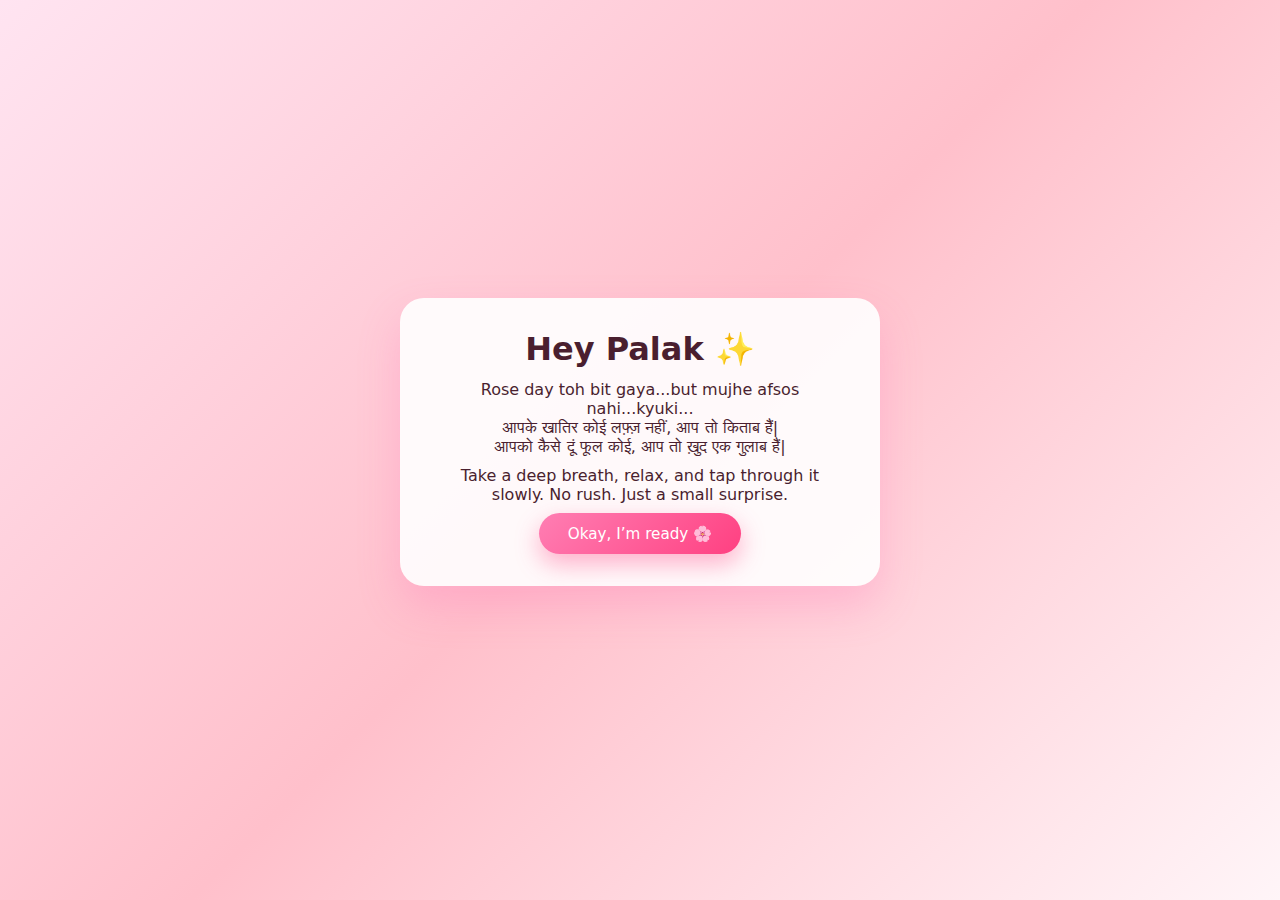
<file: index.html>
<!DOCTYPE html>
<html lang="en">
<head>
  <meta charset="UTF-8" />
  <title>Hey Palak 💫</title>
  <link rel="stylesheet" href="style.css" />
</head>
<body class="gradient-bg">
  <section class="center-section">
    <div class="floating-card">
      <h1>Hey Palak ✨</h1>
      <p>
        Rose day toh bit gaya...but mujhe afsos nahi...kyuki...<br>  
        आपके खातिर कोई लफ़्ज़ नहीं, आप तो किताब हैं|<br>
        आपको कैसे दूं फूल कोई, आप तो ख़ुद एक गुलाब हैं|
      </p>
      <p>
        Take a deep breath, relax, and tap through it slowly.  
        No rush. Just a small surprise.
      </p>
      <button class="primary-btn" onclick="location.href='memories.html'">
        Okay, I’m ready 🌸
      </button>
    </div>
  </section>

  <script src="script.js"></script>
</body>
</html>
</file>
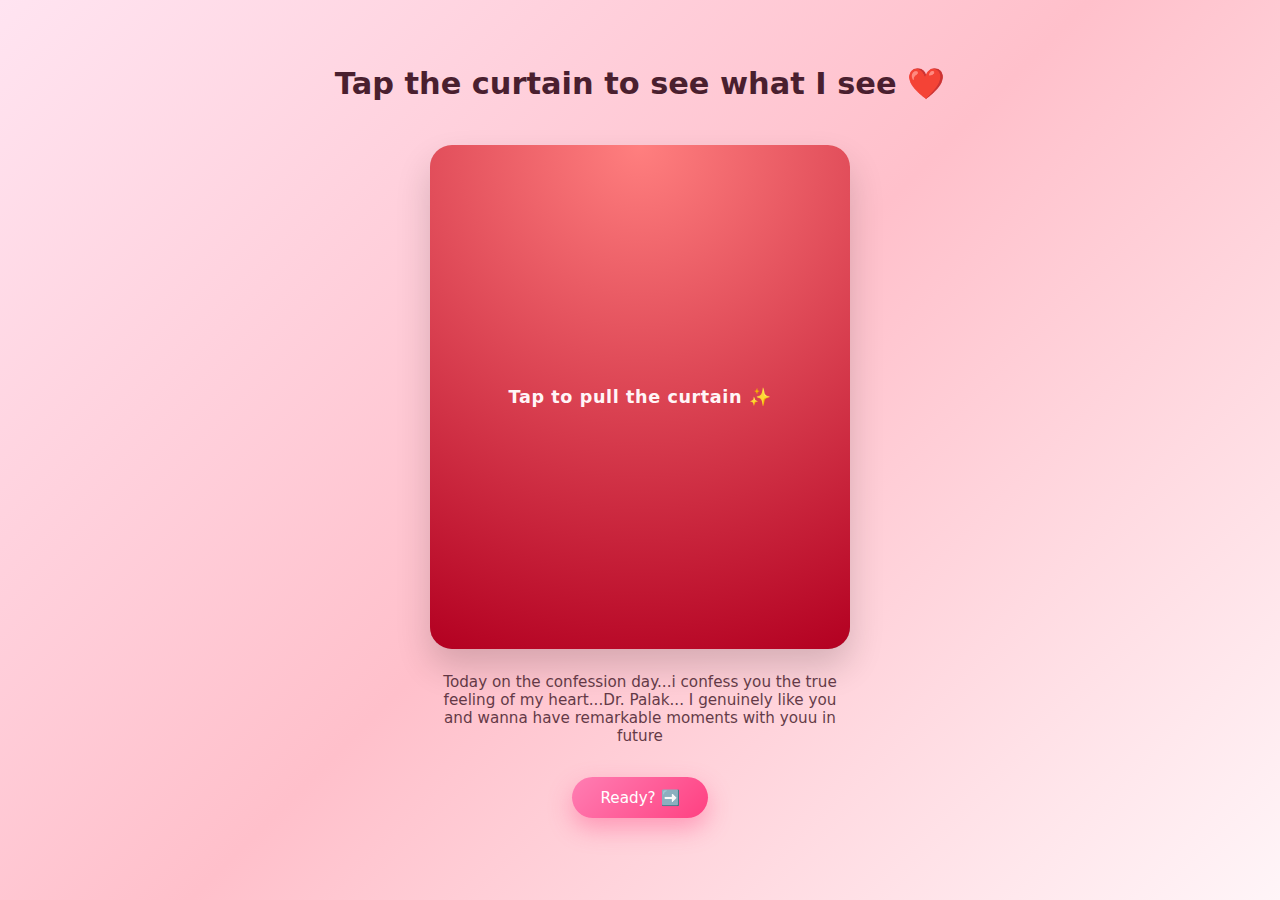
<file: memories.html>
<!DOCTYPE html>
<html lang="en">
<head>
  <meta charset="UTF-8" />
  <title>For Palak – A Little Secret</title>
  <link rel="stylesheet" href="style.css" />
</head>
<body class="gradient-bg">
  <section class="center-section">
    <h2 class="section-title">Tap the curtain to see what I see ❤️</h2>
    <div class="curtain-wrapper">
      <div class="big-curtain-card" onclick="this.classList.toggle('open')">
        <div class="curtain-front">
          <span class="curtain-text">
            Tap to pull the curtain ✨
          </span>
        </div>
        <div class="curtain-back">
          <img src="palak.png" alt="palak" />
        </div>
      </div>
    </div>

    <p class="sub-text" style="margin-top: 1.5rem;">
      Today on the confession day...i confess you the true feeling of my heart...Dr. Palak... I genuinely like you and wanna have remarkable moments with youu in future
    </p>

    <button class="primary-btn" onclick="location.href='invite.html'">
      Ready? ➡️
    </button>
  </section>

  <script src="script.js"></script>
</body>
</html>
</file>
<file: style.css>
/* ========== GLOBAL ========== */
* {
  margin: 0;
  padding: 0;
  box-sizing: border-box;
  font-family: system-ui, -apple-system, BlinkMacSystemFont, "Segoe UI", sans-serif;
}

body.gradient-bg {
  min-height: 100vh;
  display: flex;
  flex-direction: column;
  background: linear-gradient(135deg, #ffe4f1, #ffc0cb, #fff5f8);
  color: #4a1f2f;
}

/* ========== LAYOUT ========== */
.center-section {
  flex: 1;
  display: flex;
  flex-direction: column;
  align-items: center;
  justify-content: center;
  padding: 2rem 1rem 3rem;
  text-align: center;
}

.section-title {
  margin-bottom: 0.75rem;
  font-size: 1.9rem;
}

.sub-text {
  max-width: 420px;
  margin-bottom: 2rem;
  font-size: 0.95rem;
  opacity: 0.85;
}

/* ========== MAIN CARDS (INDEX + INVITE) ========== */
.floating-card {
  background: rgba(255, 255, 255, 0.9);
  border-radius: 24px;
  padding: 2rem 2.5rem;
  box-shadow: 0 20px 40px rgba(255, 105, 180, 0.25);
  max-width: 480px;
  animation: floatCard 3s ease-in-out infinite;
}

.floating-card.big {
  max-width: 640px;
}

.floating-card h1 {
  margin-bottom: 0.75rem;
}

.floating-card p {
  margin-bottom: 0.6rem;
}

.highlight {
  color: #e91e63;
  font-weight: 700;
}

.question {
  margin: 1.2rem 0 1.5rem;
  font-size: 1.1rem;
}

/* ========== BUTTONS ========== */
.primary-btn,
.ghost-btn {
  border-radius: 999px;
  padding: 0.7rem 1.8rem;
  border: none;
  cursor: pointer;
  font-size: 0.95rem;
  transition:
    transform 0.25s ease,
    box-shadow 0.2s,
    background 0.2s,
    color 0.2s,
    opacity 0.25s ease;
}

.primary-btn {
  background: linear-gradient(135deg, #ff7eb3, #ff4081);
  color: #fff;
  box-shadow: 0 10px 25px rgba(255, 64, 129, 0.4);
}

.primary-btn:hover {
  transform: translateY(-2px) scale(1.02);
  box-shadow: 0 14px 30px rgba(255, 64, 129, 0.5);
}

.ghost-btn {
  background: transparent;
  border: 2px solid #ff4081;
  color: #ff4081;
}

.ghost-btn:hover {
  background: #ff4081;
  color: #fff;
}

.btn-row {
  display: flex;
  gap: 1rem;
  justify-content: center;
  flex-wrap: wrap;
}

.answer-text {
  margin-top: 1.5rem;
  font-size: 0.95rem;
  min-height: 1.2em;
}

/* ========== BIG RED CURTAIN CARD (MEMORIES PAGE) ========== */
.curtain-wrapper {
  width: 100%;
  max-width: 420px;   /* medium size, center */
  margin: 2rem auto 0;
}

.big-curtain-card {
  position: relative;
  width: 100%;
  padding-top: 120%;  /* aspect ratio, not too tall */
  overflow: hidden;
  border-radius: 22px;
  cursor: pointer;
  box-shadow: 0 18px 35px rgba(0, 0, 0, 0.16);
}

/* front red layer */
.curtain-front {
  position: absolute;
  inset: 0;
  background: radial-gradient(circle at top, #ff7f7f, #b30021);
  display: flex;
  align-items: center;
  justify-content: center;
  color: #fff5f7;
  font-weight: 600;
  letter-spacing: 0.6px;
  text-align: center;
  padding: 1.5rem;
  z-index: 2;
  transition: transform 0.8s ease, opacity 0.8s ease;
}

.curtain-text {
  font-size: 1.1rem;
  animation: textPulse 1.8s ease-in-out infinite;
}

/* back = actual photo */
.curtain-back {
  position: absolute;
  inset: 0;
  z-index: 1;
  overflow: hidden;
}

.curtain-back img {
  width: 100%;
  height: 100%;
  object-fit: cover;
  transform: scale(1.08);
  transition: transform 0.8s ease;
}

/* when open: slide curtain up, reveal + de-zoom photo */
.big-curtain-card.open .curtain-front {
  transform: translateY(-100%);
  opacity: 0;
}

.big-curtain-card.open .curtain-back img {
  transform: scale(1);
}

/* ========== ANIMATIONS ========== */
@keyframes textPulse {
  0%   { transform: scale(1); opacity: 0.85; }
  50%  { transform: scale(1.06); opacity: 1; }
  100% { transform: scale(1); opacity: 0.85; }
}

@keyframes floatCard {
  0%   { transform: translateY(0); }
  50%  { transform: translateY(-8px); }
  100% { transform: translateY(0); }
}

/* ========== RESPONSIVE ========== */
@media (max-width: 600px) {
  .floating-card {
    padding: 1.7rem 1.4rem;
  }

  .section-title {
    font-size: 1.6rem;
  }
}
</file>
